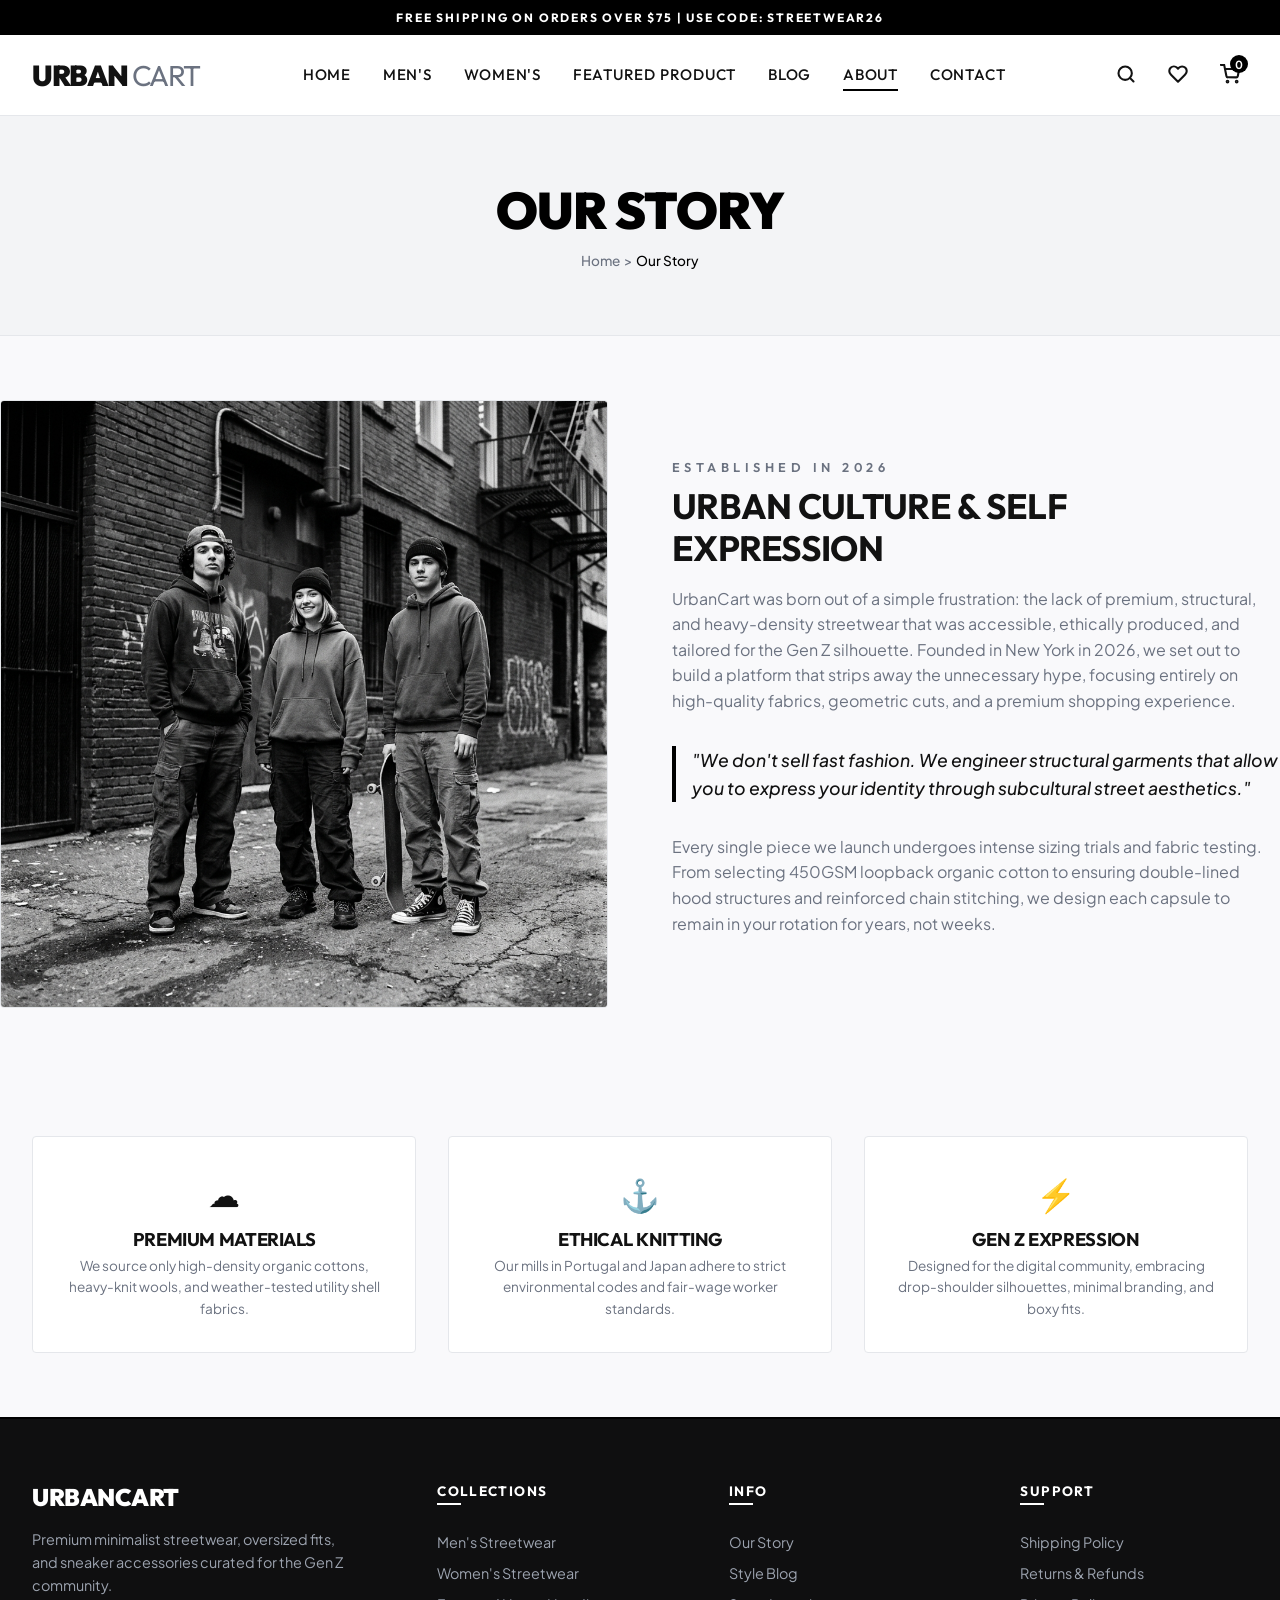
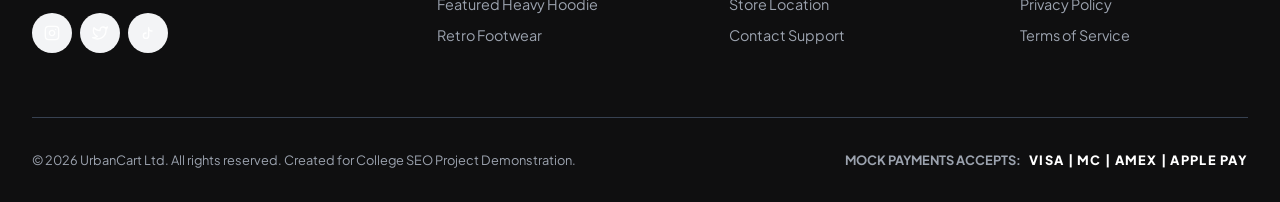
<file: about.html>
<!DOCTYPE html>
<html lang="en">
<head>
  <!-- Technical SEO & Meta Config -->
  <meta charset="UTF-8">
  <meta name="viewport" content="width=device-width, initial-scale=1.0">
  <meta name="robots" content="index, follow">
  <link rel="canonical" href="https://urbancart-seo.vercel.app/about.html">
  
  <!-- SEO Meta Tags -->
  <title>About UrbanCart | Our Gen Z Streetwear Story & Mission</title>
  <meta name="description" content="Learn the story behind UrbanCart, the premium streetwear brand for the Gen Z generation. Discover our commitment to ethical knitting, slow fashion, and bold street aesthetics.">
  <meta name="keywords" content="about UrbanCart, streetwear brand story, sustainable Gen Z fashion, premium e-commerce mission">
  
  <!-- Open Graph / Facebook SEO -->
  <meta property="og:type" content="website">
  <meta property="og:url" content="https://urbancart-seo.vercel.app/about.html">
  <meta property="og:title" content="About UrbanCart | Our Gen Z Streetwear Story & Mission">
  <meta property="og:description" content="We engineer premium boxy clothing for subcultures. Learn about our sustainable Portugal-knitted fabrications.">
  <meta property="og:image" content="streetwear_about.png">

  <!-- Google Analytics Integration Placeholder -->
  <script async src="https://www.googletagmanager.com/gtag/js?id=G-XXXXXXXXXX"></script>
  <script>
    window.dataLayer = window.dataLayer || [];
    function gtag(){dataLayer.push(arguments);}
    gtag('js', new Date());
    gtag('config', 'G-XXXXXXXXXX');
  </script>

  <!-- External Stylesheets -->
  <link rel="stylesheet" href="style.css">
</head>
<body>

  <!-- Announcement Bar -->
  <div style="background-color: #000; color: #FFF; font-size: 0.75rem; text-transform: uppercase; font-family: var(--font-heading); font-weight: 700; letter-spacing: 0.15em; text-align: center; padding: 0.5rem 0;">
    Free shipping on orders over $75 | Use code: STREETWEAR26
  </div>

  <!-- Global Header Navigation -->
  <header class="site-header">
    <div class="container header-container">
      <a href="index.html" class="logo" id="logoLink">
        URBAN<span>CART</span>
      </a>

      <!-- Responsive Nav Menu -->
      <nav class="nav-menu" id="navMenu">
        <a href="index.html" class="nav-link">Home</a>
        <a href="mens.html" class="nav-link">Men's</a>
        <a href="womens.html" class="nav-link">Women's</a>
        <a href="product.html" class="nav-link">Featured Product</a>
        <a href="blog.html" class="nav-link">Blog</a>
        <a href="about.html" class="nav-link active">About</a>
        <a href="contact.html" class="nav-link">Contact</a>
      </nav>

      <!-- Header Action Elements -->
      <div class="header-actions">
        <button class="action-btn" aria-label="Search items" onclick="alert('Search functionality placeholder for SEO analysis report.')">
          <svg width="20" height="20" viewBox="0 0 24 24" fill="none" stroke="currentColor" stroke-width="2.5" stroke-linecap="round" stroke-linejoin="round"><circle cx="11" cy="11" r="8"></circle><line x1="21" y1="21" x2="16.65" y2="16.65"></line></svg>
        </button>
        <button class="action-btn" aria-label="Favorites list" onclick="alert('Favorites list placeholder.')">
          <svg width="20" height="20" viewBox="0 0 24 24" fill="none" stroke="currentColor" stroke-width="2.5" stroke-linecap="round" stroke-linejoin="round"><path d="M20.84 4.61a5.5 5.5 0 0 0-7.78 0L12 5.67l-1.06-1.06a5.5 5.5 0 0 0-7.78 7.78l1.06 1.06L12 21.23l7.78-7.78 1.06-1.06a5.5 5.5 0 0 0 0-7.78z"></path></svg>
        </button>
        <button class="action-btn" aria-label="Shopping Cart">
          <svg width="20" height="20" viewBox="0 0 24 24" fill="none" stroke="currentColor" stroke-width="2.5" stroke-linecap="round" stroke-linejoin="round"><circle cx="9" cy="21" r="1"></circle><circle cx="20" cy="21" r="1"></circle><path d="M1 1h4l2.68 13.39a2 2 0 0 0 2 1.61h9.72a2 2 0 0 0 2-1.61L23 6H6"></path></svg>
          <span class="cart-count" id="cartBadge">0</span>
        </button>
        <button class="menu-toggle" id="menuToggle" aria-label="Toggle navigation menu">
          <span></span>
          <span></span>
          <span></span>
        </button>
      </div>
    </div>
  </header>

  <main>
    
    <!-- Category Page Hero -->
    <section class="page-hero" aria-label="Category Title">
      <div class="container">
        <h1>Our Story</h1>
        <div class="breadcrumbs">
          <a href="index.html">Home</a>
          <span>&gt;</span>
          <span style="color: var(--color-primary);">Our Story</span>
        </div>
      </div>
    </section>

    <!-- Brand narrative presentation (Matches Gen Z and Streetwear guidelines) -->
    <section class="about-section container" aria-label="Brand narrative content">
      <div class="about-grid">
        
        <!-- Left: Image -->
        <div class="about-img">
          <!-- Our generated group photoshoot PNG -->
          <img src="streetwear_about.png" alt="Aesthetic black-and-white streetwear group shoot featuring models wearing hoodies, oversized cargo trousers and caps.">
        </div>

        <!-- Right: Text Content -->
        <div class="about-text">
          <p class="hero-sub" style="font-size: 0.8rem; margin-bottom: var(--spacing-sm);">ESTABLISHED IN 2026</p>
          <h2>Urban Culture & Self Expression</h2>
          
          <p>
            UrbanCart was born out of a simple frustration: the lack of premium, structural, and heavy-density streetwear that was accessible, ethically produced, and tailored for the Gen Z silhouette. Founded in New York in 2026, we set out to build a platform that strips away the unnecessary hype, focusing entirely on high-quality fabrics, geometric cuts, and a premium shopping experience.
          </p>

          <div class="about-quote">
            "We don't sell fast fashion. We engineer structural garments that allow you to express your identity through subcultural street aesthetics."
          </div>

          <p>
            Every single piece we launch undergoes intense sizing trials and fabric testing. From selecting 450GSM loopback organic cotton to ensuring double-lined hood structures and reinforced chain stitching, we design each capsule to remain in your rotation for years, not weeks.
          </p>
        </div>

      </div>
    </section>

    <!-- Company Value feature columns -->
    <section class="container" style="padding-bottom: var(--spacing-xl);" aria-label="Company Pillars">
      <div class="features-grid">
        
        <!-- Pillar 1 -->
        <div class="feature-box">
          <div class="feature-icon">☁</div>
          <h4>Premium Materials</h4>
          <p>We source only high-density organic cottons, heavy-knit wools, and weather-tested utility shell fabrics.</p>
        </div>

        <!-- Pillar 2 -->
        <div class="feature-box">
          <div class="feature-icon">⚓</div>
          <h4>Ethical Knitting</h4>
          <p>Our mills in Portugal and Japan adhere to strict environmental codes and fair-wage worker standards.</p>
        </div>

        <!-- Pillar 3 -->
        <div class="feature-box">
          <div class="feature-icon">⚡</div>
          <h4>Gen Z Expression</h4>
          <p>Designed for the digital community, embracing drop-shoulder silhouettes, minimal branding, and boxy fits.</p>
        </div>

      </div>
    </section>

  </main>

  <!-- Global Footer -->
  <footer class="site-footer">
    <div class="container">
      <div class="footer-grid">
        <div class="footer-brand">
          <h3>URBAN<span>CART</span></h3>
          <p>Premium minimalist streetwear, oversized fits, and sneaker accessories curated for the Gen Z community.</p>
          <div style="display: flex; gap: var(--spacing-sm);">
            <a href="#" class="social-icon" aria-label="UrbanCart Instagram"><svg width="16" height="16" viewBox="0 0 24 24" fill="none" stroke="currentColor" stroke-width="2" stroke-linecap="round" stroke-linejoin="round"><rect x="2" y="2" width="20" height="20" rx="5" ry="5"></rect><path d="M16 11.37A4 4 0 1 1 12.63 8 4 4 0 0 1 16 11.37z"></path><line x1="17.5" y1="6.5" x2="17.51" y2="6.5"></line></svg></a>
            <a href="#" class="social-icon" aria-label="UrbanCart Twitter"><svg width="16" height="16" viewBox="0 0 24 24" fill="none" stroke="currentColor" stroke-width="2" stroke-linecap="round" stroke-linejoin="round"><path d="M23 3a10.9 10.9 0 0 1-3.14 1.53 4.48 4.48 0 0 0-7.86 3v1A10.66 10.66 0 0 1 3 4s-4 9 5 13a11.64 11.64 0 0 1-7 2c9 5 20 0 20-11.5a4.5 4.5 0 0 0-.08-.83A7.72 7.72 0 0 0 23 3z"></path></svg></a>
            <a href="#" class="social-icon" aria-label="UrbanCart TikTok"><svg width="16" height="16" viewBox="0 0 24 24" fill="none" stroke="currentColor" stroke-width="2" stroke-linecap="round" stroke-linejoin="round"><path d="M9 12a4 4 0 1 0 4 4V4a5 5 0 0 0 5 5"></path></svg></a>
          </div>
        </div>

        <div>
          <h4 class="footer-links-title">Collections</h4>
          <ul class="footer-links">
            <li><a href="mens.html">Men's Streetwear</a></li>
            <li><a href="womens.html">Women's Streetwear</a></li>
            <li><a href="product.html">Featured Heavy Hoodie</a></li>
            <li><a href="mens.html">Retro Footwear</a></li>
          </ul>
        </div>

        <div>
          <h4 class="footer-links-title">Info</h4>
          <ul class="footer-links">
            <li><a href="about.html">Our Story</a></li>
            <li><a href="blog.html">Style Blog</a></li>
            <li><a href="contact.html">Store Location</a></li>
            <li><a href="contact.html">Contact Support</a></li>
          </ul>
        </div>

        <div>
          <h4 class="footer-links-title">Support</h4>
          <ul class="footer-links">
            <li><a href="#" onclick="alert('Shipping policies detailed in project report.')">Shipping Policy</a></li>
            <li><a href="#" onclick="alert('Return policies detailed in project report.')">Returns & Refunds</a></li>
            <li><a href="#" onclick="alert('Privacy policies mockup.')">Privacy Policy</a></li>
            <li><a href="#" onclick="alert('Terms and conditions mockup.')">Terms of Service</a></li>
          </ul>
        </div>
      </div>

      <div class="footer-bottom">
        <div>
          &copy; 2026 UrbanCart Ltd. All rights reserved. Created for College SEO Project Demonstration.
        </div>
        <div class="footer-payment-icons" aria-label="Supported payments mockup">
          <span style="font-size: 0.8rem; font-weight: 700; color: var(--color-text-muted);">MOCK PAYMENTS ACCEPTS:</span>
          <span style="font-size: 0.8rem; letter-spacing: 0.1em; color: #FFF; font-weight: 800;">VISA | MC | AMEX | APPLE PAY</span>
        </div>
      </div>
    </div>
  </footer>

  <!-- Global scripts -->
  <script src="script.js"></script>
</body>
</html>
</file>
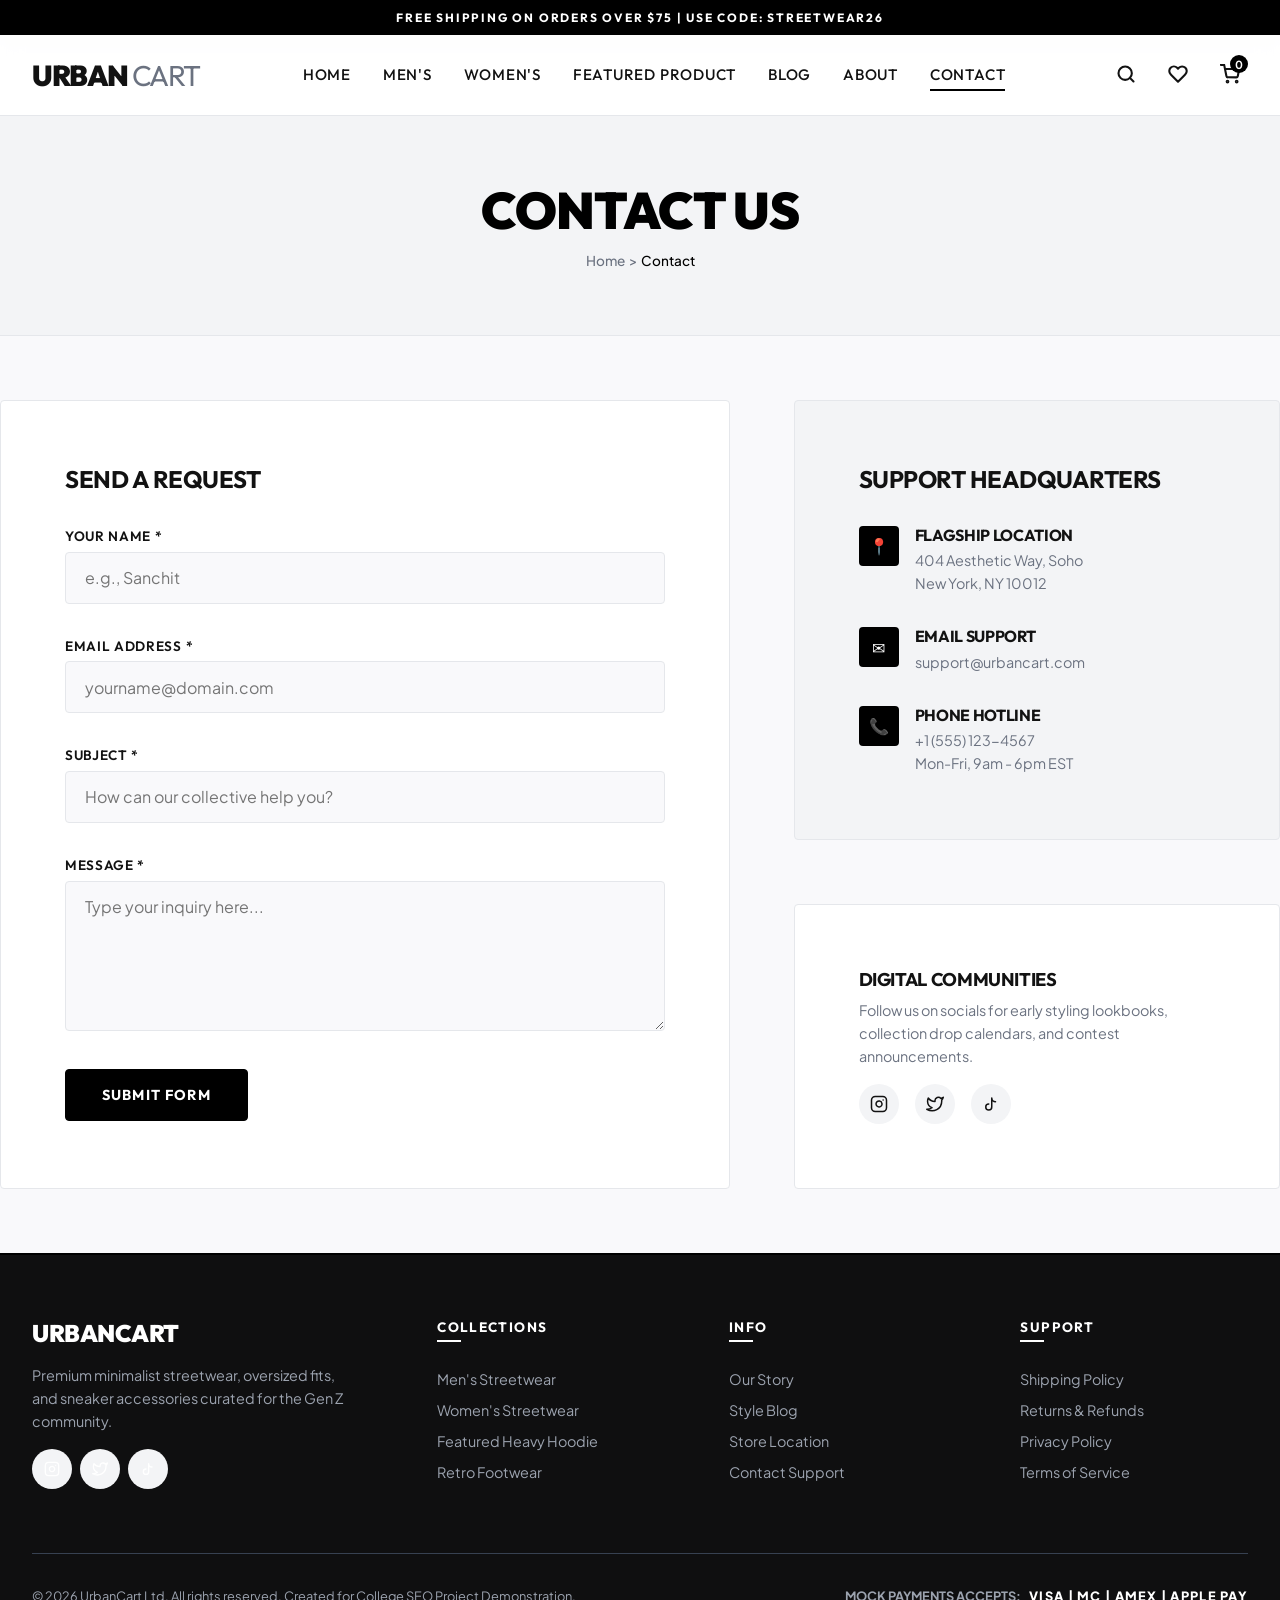
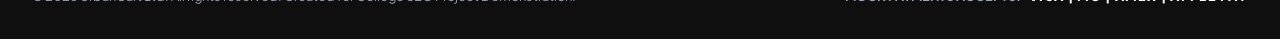
<file: contact.html>
<!DOCTYPE html>
<html lang="en">
<head>
  <!-- Technical SEO & Meta Config -->
  <meta charset="UTF-8">
  <meta name="viewport" content="width=device-width, initial-scale=1.0">
  <meta name="robots" content="index, follow">
  <link rel="canonical" href="https://urbancart-seo.vercel.app/contact.html">
  
  <!-- SEO Meta Tags -->
  <title>Contact UrbanCart | Customer Support & Soho Store Location</title>
  <meta name="description" content="Get in touch with UrbanCart customer support. Find our email, phone, Soho flagship store address, or submit your questions through our responsive contact form.">
  <meta name="keywords" content="contact UrbanCart, customer support, Soho clothing store address, phone, email, streetwear brand help">
  
  <!-- Open Graph / Facebook SEO -->
  <meta property="og:type" content="website">
  <meta property="og:url" content="https://urbancart-seo.vercel.app/contact.html">
  <meta property="og:title" content="Contact UrbanCart | Customer Support & Store Location">
  <meta property="og:description" content="Reach the UrbanCart street collective. Send a message to our NYC HQ or locate our flagship store.">
  <meta property="og:image" content="hero_banner.png">

  <!-- Google Analytics Integration Placeholder -->
  <script async src="https://www.googletagmanager.com/gtag/js?id=G-XXXXXXXXXX"></script>
  <script>
    window.dataLayer = window.dataLayer || [];
    function gtag(){dataLayer.push(arguments);}
    gtag('js', new Date());
    gtag('config', 'G-XXXXXXXXXX');
  </script>

  <!-- External Stylesheets -->
  <link rel="stylesheet" href="style.css">
</head>
<body>

  <!-- Announcement Bar -->
  <div style="background-color: #000; color: #FFF; font-size: 0.75rem; text-transform: uppercase; font-family: var(--font-heading); font-weight: 700; letter-spacing: 0.15em; text-align: center; padding: 0.5rem 0;">
    Free shipping on orders over $75 | Use code: STREETWEAR26
  </div>

  <!-- Global Header Navigation -->
  <header class="site-header">
    <div class="container header-container">
      <a href="index.html" class="logo" id="logoLink">
        URBAN<span>CART</span>
      </a>

      <!-- Responsive Nav Menu -->
      <nav class="nav-menu" id="navMenu">
        <a href="index.html" class="nav-link">Home</a>
        <a href="mens.html" class="nav-link">Men's</a>
        <a href="womens.html" class="nav-link">Women's</a>
        <a href="product.html" class="nav-link">Featured Product</a>
        <a href="blog.html" class="nav-link">Blog</a>
        <a href="about.html" class="nav-link">About</a>
        <a href="contact.html" class="nav-link active">Contact</a>
      </nav>

      <!-- Header Action Elements -->
      <div class="header-actions">
        <button class="action-btn" aria-label="Search items" onclick="alert('Search functionality placeholder for SEO analysis report.')">
          <svg width="20" height="20" viewBox="0 0 24 24" fill="none" stroke="currentColor" stroke-width="2.5" stroke-linecap="round" stroke-linejoin="round"><circle cx="11" cy="11" r="8"></circle><line x1="21" y1="21" x2="16.65" y2="16.65"></line></svg>
        </button>
        <button class="action-btn" aria-label="Favorites list" onclick="alert('Favorites list placeholder.')">
          <svg width="20" height="20" viewBox="0 0 24 24" fill="none" stroke="currentColor" stroke-width="2.5" stroke-linecap="round" stroke-linejoin="round"><path d="M20.84 4.61a5.5 5.5 0 0 0-7.78 0L12 5.67l-1.06-1.06a5.5 5.5 0 0 0-7.78 7.78l1.06 1.06L12 21.23l7.78-7.78 1.06-1.06a5.5 5.5 0 0 0 0-7.78z"></path></svg>
        </button>
        <button class="action-btn" aria-label="Shopping Cart">
          <svg width="20" height="20" viewBox="0 0 24 24" fill="none" stroke="currentColor" stroke-width="2.5" stroke-linecap="round" stroke-linejoin="round"><circle cx="9" cy="21" r="1"></circle><circle cx="20" cy="21" r="1"></circle><path d="M1 1h4l2.68 13.39a2 2 0 0 0 2 1.61h9.72a2 2 0 0 0 2-1.61L23 6H6"></path></svg>
          <span class="cart-count" id="cartBadge">0</span>
        </button>
        <button class="menu-toggle" id="menuToggle" aria-label="Toggle navigation menu">
          <span></span>
          <span></span>
          <span></span>
        </button>
      </div>
    </div>
  </header>

  <main>
    
    <!-- Category Page Hero -->
    <section class="page-hero" aria-label="Category Title">
      <div class="container">
        <h1>Contact Us</h1>
        <div class="breadcrumbs">
          <a href="index.html">Home</a>
          <span>&gt;</span>
          <span style="color: var(--color-primary);">Contact</span>
        </div>
      </div>
    </section>

    <!-- Two-Column Contact Section -->
    <section class="contact-section container" aria-label="Contact methods split grid">
      <div class="contact-grid">
        
        <!-- Left Column: Support Form -->
        <div class="contact-card-box">
          <h2 style="font-size: 1.5rem; margin-bottom: var(--spacing-lg);">Send A Request</h2>
          
          <!-- Mockup success box -->
          <div class="alert-box" id="contactAlert"></div>

          <form id="contactForm">
            
            <div class="form-group">
              <label for="contactName">Your Name *</label>
              <input type="text" id="contactName" class="form-control" placeholder="e.g., Sanchit" required>
            </div>

            <div class="form-group">
              <label for="contactEmail">Email Address *</label>
              <input type="email" id="contactEmail" class="form-control" placeholder="yourname@domain.com" required>
            </div>

            <div class="form-group">
              <label for="contactSubject">Subject *</label>
              <input type="text" id="contactSubject" class="form-control" placeholder="How can our collective help you?" required>
            </div>

            <div class="form-group">
              <label for="contactMessage">Message *</label>
              <textarea id="contactMessage" class="form-control" placeholder="Type your inquiry here..." required></textarea>
            </div>

            <button type="submit" class="btn btn-primary">Submit Form</button>

          </form>
        </div>

        <!-- Right Column: Corporate Contacts and Location -->
        <div style="display: flex; flex-direction: column; gap: var(--spacing-xl);">
          
          <div class="contact-card-box" style="background-color: var(--color-accent-light);">
            <h2 style="font-size: 1.5rem; margin-bottom: var(--spacing-lg);">Support Headquarters</h2>
            
            <div class="contact-info-list">
              
              <!-- HQ Address -->
              <div class="info-item">
                <div class="info-icon">📍</div>
                <div class="info-content">
                  <h4>Flagship Location</h4>
                  <p>404 Aesthetic Way, Soho<br>New York, NY 10012</p>
                </div>
              </div>

              <!-- Support Email -->
              <div class="info-item">
                <div class="info-icon">✉</div>
                <div class="info-content">
                  <h4>Email Support</h4>
                  <p><a href="mailto:support@urbancart.com">support@urbancart.com</a></p>
                </div>
              </div>

              <!-- Hotline -->
              <div class="info-item">
                <div class="info-icon">📞</div>
                <div class="info-content">
                  <h4>Phone Hotline</h4>
                  <p>+1 (555) 123-4567<br>Mon-Fri, 9am - 6pm EST</p>
                </div>
              </div>

            </div>
          </div>

          <!-- Social connections panel -->
          <div class="contact-card-box">
            <h3 style="font-family: var(--font-heading); text-transform: uppercase; font-size: 1.15rem; margin-bottom: var(--spacing-sm);">Digital Communities</h3>
            <p class="text-muted" style="font-size: 0.9rem; margin-bottom: var(--spacing-md);">Follow us on socials for early styling lookbooks, collection drop calendars, and contest announcements.</p>
            <div class="social-links" style="margin-top: 0;">
              <a href="#" class="social-icon" aria-label="UrbanCart Instagram"><svg width="18" height="18" viewBox="0 0 24 24" fill="none" stroke="currentColor" stroke-width="2" stroke-linecap="round" stroke-linejoin="round"><rect x="2" y="2" width="20" height="20" rx="5" ry="5"></rect><path d="M16 11.37A4 4 0 1 1 12.63 8 4 4 0 0 1 16 11.37z"></path><line x1="17.5" y1="6.5" x2="17.51" y2="6.5"></line></svg></a>
              <a href="#" class="social-icon" aria-label="UrbanCart Twitter"><svg width="18" height="18" viewBox="0 0 24 24" fill="none" stroke="currentColor" stroke-width="2" stroke-linecap="round" stroke-linejoin="round"><path d="M23 3a10.9 10.9 0 0 1-3.14 1.53 4.48 4.48 0 0 0-7.86 3v1A10.66 10.66 0 0 1 3 4s-4 9 5 13a11.64 11.64 0 0 1-7 2c9 5 20 0 20-11.5a4.5 4.5 0 0 0-.08-.83A7.72 7.72 0 0 0 23 3z"></path></svg></a>
              <a href="#" class="social-icon" aria-label="UrbanCart TikTok"><svg width="18" height="18" viewBox="0 0 24 24" fill="none" stroke="currentColor" stroke-width="2" stroke-linecap="round" stroke-linejoin="round"><path d="M9 12a4 4 0 1 0 4 4V4a5 5 0 0 0 5 5"></path></svg></a>
            </div>
          </div>

        </div>

      </div>
    </section>

  </main>

  <!-- Global Footer -->
  <footer class="site-footer">
    <div class="container">
      <div class="footer-grid">
        <div class="footer-brand">
          <h3>URBAN<span>CART</span></h3>
          <p>Premium minimalist streetwear, oversized fits, and sneaker accessories curated for the Gen Z community.</p>
          <div style="display: flex; gap: var(--spacing-sm);">
            <a href="#" class="social-icon" aria-label="UrbanCart Instagram"><svg width="16" height="16" viewBox="0 0 24 24" fill="none" stroke="currentColor" stroke-width="2" stroke-linecap="round" stroke-linejoin="round"><rect x="2" y="2" width="20" height="20" rx="5" ry="5"></rect><path d="M16 11.37A4 4 0 1 1 12.63 8 4 4 0 0 1 16 11.37z"></path><line x1="17.5" y1="6.5" x2="17.51" y2="6.5"></line></svg></a>
            <a href="#" class="social-icon" aria-label="UrbanCart Twitter"><svg width="16" height="16" viewBox="0 0 24 24" fill="none" stroke="currentColor" stroke-width="2" stroke-linecap="round" stroke-linejoin="round"><path d="M23 3a10.9 10.9 0 0 1-3.14 1.53 4.48 4.48 0 0 0-7.86 3v1A10.66 10.66 0 0 1 3 4s-4 9 5 13a11.64 11.64 0 0 1-7 2c9 5 20 0 20-11.5a4.5 4.5 0 0 0-.08-.83A7.72 7.72 0 0 0 23 3z"></path></svg></a>
            <a href="#" class="social-icon" aria-label="UrbanCart TikTok"><svg width="16" height="16" viewBox="0 0 24 24" fill="none" stroke="currentColor" stroke-width="2" stroke-linecap="round" stroke-linejoin="round"><path d="M9 12a4 4 0 1 0 4 4V4a5 5 0 0 0 5 5"></path></svg></a>
          </div>
        </div>

        <div>
          <h4 class="footer-links-title">Collections</h4>
          <ul class="footer-links">
            <li><a href="mens.html">Men's Streetwear</a></li>
            <li><a href="womens.html">Women's Streetwear</a></li>
            <li><a href="product.html">Featured Heavy Hoodie</a></li>
            <li><a href="mens.html">Retro Footwear</a></li>
          </ul>
        </div>

        <div>
          <h4 class="footer-links-title">Info</h4>
          <ul class="footer-links">
            <li><a href="about.html">Our Story</a></li>
            <li><a href="blog.html">Style Blog</a></li>
            <li><a href="contact.html">Store Location</a></li>
            <li><a href="contact.html">Contact Support</a></li>
          </ul>
        </div>

        <div>
          <h4 class="footer-links-title">Support</h4>
          <ul class="footer-links">
            <li><a href="#" onclick="alert('Shipping policies detailed in project report.')">Shipping Policy</a></li>
            <li><a href="#" onclick="alert('Return policies detailed in project report.')">Returns & Refunds</a></li>
            <li><a href="#" onclick="alert('Privacy policies mockup.')">Privacy Policy</a></li>
            <li><a href="#" onclick="alert('Terms and conditions mockup.')">Terms of Service</a></li>
          </ul>
        </div>
      </div>

      <div class="footer-bottom">
        <div>
          &copy; 2026 UrbanCart Ltd. All rights reserved. Created for College SEO Project Demonstration.
        </div>
        <div class="footer-payment-icons" aria-label="Supported payments mockup">
          <span style="font-size: 0.8rem; font-weight: 700; color: var(--color-text-muted);">MOCK PAYMENTS ACCEPTS:</span>
          <span style="font-size: 0.8rem; letter-spacing: 0.1em; color: #FFF; font-weight: 800;">VISA | MC | AMEX | APPLE PAY</span>
        </div>
      </div>
    </div>
  </footer>

  <!-- Global scripts -->
  <script src="script.js"></script>
</body>
</html>
</file>
<file: style.css>
/* 
  =========================================
  UrbanCart — Global Design System
  =========================================
  Premium Gen Z Streetwear E-Commerce
  =========================================
*/

/* Google Fonts Import */
@import url('https://fonts.googleapis.com/css2?family=Outfit:wght@300;400;500;600;700;800;900&family=Plus+Jakarta+Sans:wght@300;400;500;600;700&display=swap');

/* --- CSS Variables & Design Tokens --- */
:root {
  --font-heading: 'Outfit', -apple-system, BlinkMacSystemFont, "Segoe UI", Roboto, sans-serif;
  --font-body: 'Plus Jakarta Sans', -apple-system, BlinkMacSystemFont, "Segoe UI", Roboto, sans-serif;

  /* Colors */
  --color-bg-light: #F9F9FB;
  --color-bg-white: #FFFFFF;
  --color-text-primary: #121212;
  --color-text-secondary: #6B7280;
  --color-text-muted: #9CA3AF;
  
  --color-primary: #000000;
  --color-primary-light: #1A1A1A;
  --color-border: #E5E7EB;
  --color-border-dark: #374151;
  --color-accent-light: #F3F4F6;
  --color-accent-dark: #1F2937;
  
  --color-star: #FBBF24;
  --color-success: #10B981;

  /* Spacing */
  --spacing-xs: 0.25rem;
  --spacing-sm: 0.5rem;
  --spacing-md: 1rem;
  --spacing-lg: 2rem;
  --spacing-xl: 4rem;
  --spacing-xxl: 8rem;

  /* Layout */
  --container-max-width: 1280px;
  --border-radius-sm: 4px;
  --border-radius-md: 8px;
  --border-radius-lg: 16px;

  /* Animations */
  --transition-smooth: all 0.3s cubic-bezier(0.25, 0.8, 0.25, 1);
  --transition-fast: all 0.15s ease-out;
}

/* --- Base CSS Reset --- */
*, *::before, *::after {
  box-sizing: border-box;
  margin: 0;
  padding: 0;
}

html {
  font-size: 16px;
  scroll-behavior: smooth;
  -webkit-text-size-adjust: 100%;
}

body {
  font-family: var(--font-body);
  background-color: var(--color-bg-light);
  color: var(--color-text-primary);
  line-height: 1.6;
  overflow-x: hidden;
  -webkit-font-smoothing: antialiased;
  -moz-osx-font-smoothing: grayscale;
}

img {
  max-width: 100%;
  height: auto;
  display: block;
  object-fit: cover;
}

a {
  color: inherit;
  text-decoration: none;
  transition: var(--transition-fast);
}

button, input, textarea, select {
  font-family: inherit;
  font-size: inherit;
  color: inherit;
  background: none;
  border: none;
  outline: none;
}

button {
  cursor: pointer;
}

ul, ol {
  list-style: none;
}

/* --- Layout Containers & Typography --- */
.container {
  width: 100%;
  max-width: var(--container-max-width);
  margin-left: auto;
  margin-right: auto;
  padding-left: var(--spacing-lg);
  padding-right: var(--spacing-lg);
}

h1, h2, h3, h4, h5, h6 {
  font-family: var(--font-heading);
  font-weight: 700;
  line-height: 1.2;
  letter-spacing: -0.02em;
}

h1 {
  font-size: clamp(2.5rem, 5vw, 4.5rem);
  text-transform: uppercase;
  font-weight: 900;
}

h2 {
  font-size: clamp(1.8rem, 3.5vw, 2.5rem);
  text-transform: uppercase;
  margin-bottom: var(--spacing-md);
  position: relative;
}

h3 {
  font-size: clamp(1.2rem, 2vw, 1.5rem);
}

.text-muted {
  color: var(--color-text-secondary);
}

.text-center {
  text-align: center;
}

/* --- Navigation Header --- */
.site-header {
  background-color: rgba(255, 255, 255, 0.9);
  backdrop-filter: blur(12px);
  border-bottom: 1px solid var(--color-border);
  position: sticky;
  top: 0;
  z-index: 100;
  transition: var(--transition-smooth);
}

.header-container {
  display: flex;
  align-items: center;
  justify-content: space-between;
  height: 80px;
}

.logo {
  font-family: var(--font-heading);
  font-size: 1.8rem;
  font-weight: 900;
  letter-spacing: -0.05em;
  text-transform: uppercase;
  display: flex;
  align-items: center;
  gap: var(--spacing-xs);
}

.logo span {
  color: var(--color-text-secondary);
  font-weight: 400;
}

.nav-menu {
  display: flex;
  align-items: center;
  gap: var(--spacing-lg);
}

.nav-link {
  font-family: var(--font-heading);
  font-weight: 500;
  font-size: 0.95rem;
  letter-spacing: 0.05em;
  text-transform: uppercase;
  position: relative;
  padding: var(--spacing-xs) 0;
}

.nav-link::after {
  content: '';
  position: absolute;
  bottom: 0;
  left: 0;
  width: 0;
  height: 2px;
  background-color: var(--color-primary);
  transition: var(--transition-smooth);
}

.nav-link:hover::after,
.nav-link.active::after {
  width: 100%;
}

.header-actions {
  display: flex;
  align-items: center;
  gap: var(--spacing-md);
}

.action-btn {
  font-size: 1.25rem;
  padding: var(--spacing-sm);
  border-radius: 50%;
  transition: var(--transition-smooth);
  position: relative;
}

.action-btn:hover {
  background-color: var(--color-accent-light);
}

.cart-count {
  position: absolute;
  top: 0;
  right: 0;
  background-color: var(--color-primary);
  color: #FFF;
  font-size: 0.7rem;
  font-weight: 700;
  width: 18px;
  height: 18px;
  border-radius: 50%;
  display: flex;
  align-items: center;
  justify-content: center;
}

/* Hamburger menu button for mobile */
.menu-toggle {
  display: none;
  flex-direction: column;
  justify-content: space-between;
  width: 24px;
  height: 18px;
  z-index: 101;
}

.menu-toggle span {
  display: block;
  height: 2px;
  width: 100%;
  background-color: var(--color-primary);
  transition: var(--transition-smooth);
}

/* --- Buttons & UI Elements --- */
.btn {
  display: inline-flex;
  align-items: center;
  justify-content: center;
  gap: var(--spacing-sm);
  padding: 1rem 2.25rem;
  font-family: var(--font-heading);
  font-weight: 700;
  font-size: 0.9rem;
  letter-spacing: 0.08em;
  text-transform: uppercase;
  border-radius: var(--border-radius-sm);
  transition: var(--transition-smooth);
  position: relative;
  overflow: hidden;
}

.btn-primary {
  background-color: var(--color-primary);
  color: #FFF;
  border: 1px solid var(--color-primary);
}

.btn-primary:hover {
  background-color: #333333;
  border-color: #333333;
  transform: translateY(-2px);
  box-shadow: 0 4px 12px rgba(0, 0, 0, 0.15);
}

.btn-secondary {
  background-color: transparent;
  color: var(--color-primary);
  border: 1px solid var(--color-primary);
}

.btn-secondary:hover {
  background-color: var(--color-primary);
  color: #FFF;
  transform: translateY(-2px);
  box-shadow: 0 4px 12px rgba(0, 0, 0, 0.05);
}

.btn-link {
  padding: 0;
  font-family: var(--font-heading);
  font-weight: 700;
  text-transform: uppercase;
  letter-spacing: 0.05em;
  font-size: 0.85rem;
  border-bottom: 2px solid var(--color-primary);
  transition: var(--transition-smooth);
}

.btn-link:hover {
  border-color: transparent;
  letter-spacing: 0.1em;
}

.btn-sm {
  padding: 0.6rem 1.2rem;
  font-size: 0.8rem;
}

/* --- Home Hero Banner --- */
.hero {
  position: relative;
  background-color: #000;
  height: clamp(500px, 85vh, 750px);
  display: flex;
  align-items: center;
  overflow: hidden;
}

.hero-img-container {
  position: absolute;
  top: 0;
  left: 0;
  width: 100%;
  height: 100%;
  z-index: 1;
}

.hero-img-container img {
  width: 100%;
  height: 100%;
  object-fit: cover;
  filter: brightness(0.45) contrast(1.1);
  transform: scale(1.05);
  transition: transform 8s ease-out;
}

.hero:hover .hero-img-container img {
  transform: scale(1);
}

.hero-content {
  position: relative;
  z-index: 2;
  color: #FFFFFF;
  max-width: 650px;
}

.hero-sub {
  font-family: var(--font-heading);
  font-weight: 600;
  font-size: clamp(0.9rem, 2vw, 1.1rem);
  letter-spacing: 0.35em;
  text-transform: uppercase;
  margin-bottom: var(--spacing-md);
  color: var(--color-border);
}

.hero-title {
  margin-bottom: var(--spacing-lg);
  line-height: 1.1;
}

.hero-actions {
  display: flex;
  gap: var(--spacing-md);
}

/* --- Page Hero Headers (Category / Simple Pages) --- */
.page-hero {
  background-color: var(--color-accent-light);
  padding: var(--spacing-xl) 0;
  border-bottom: 1px solid var(--color-border);
  text-align: center;
}

.page-hero h1 {
  font-size: clamp(2rem, 4vw, 3.5rem);
  margin-bottom: var(--spacing-sm);
  color: var(--color-primary);
}

.breadcrumbs {
  display: flex;
  align-items: center;
  justify-content: center;
  gap: var(--spacing-xs);
  font-size: 0.85rem;
  color: var(--color-text-secondary);
  font-weight: 500;
}

.breadcrumbs a:hover {
  color: var(--color-primary);
}

/* --- Product Cards & Grid --- */
.products-section {
  padding: var(--spacing-xl) 0;
}

.section-header {
  display: flex;
  justify-content: space-between;
  align-items: flex-end;
  margin-bottom: var(--spacing-xl);
  border-bottom: 2px solid var(--color-border);
  padding-bottom: var(--spacing-md);
}

.section-header h2 {
  margin-bottom: 0;
}

.products-grid {
  display: grid;
  grid-template-columns: repeat(auto-fill, minmax(280px, 1fr));
  gap: var(--spacing-lg);
}

.product-card {
  background-color: var(--color-bg-white);
  border: 1px solid var(--color-border);
  border-radius: var(--border-radius-sm);
  overflow: hidden;
  transition: var(--transition-smooth);
  display: flex;
  flex-direction: column;
}

.product-card:hover {
  transform: translateY(-8px);
  box-shadow: 0 12px 30px rgba(0, 0, 0, 0.08);
  border-color: var(--color-text-muted);
}

.product-img-wrapper {
  position: relative;
  padding-top: 125%; /* 4:5 aspect ratio */
  overflow: hidden;
  background-color: var(--color-accent-light);
}

.product-img-wrapper img {
  position: absolute;
  top: 0;
  left: 0;
  width: 100%;
  height: 100%;
  object-fit: cover;
  transition: transform 0.6s cubic-bezier(0.25, 0.8, 0.25, 1);
}

.product-card:hover .product-img-wrapper img {
  transform: scale(1.08);
}

.product-badge {
  position: absolute;
  top: var(--spacing-md);
  left: var(--spacing-md);
  background-color: var(--color-primary);
  color: #FFF;
  font-family: var(--font-heading);
  font-size: 0.75rem;
  font-weight: 700;
  text-transform: uppercase;
  letter-spacing: 0.05em;
  padding: 0.35rem 0.75rem;
  border-radius: var(--border-radius-sm);
  z-index: 2;
}

.product-info {
  padding: var(--spacing-md);
  flex-grow: 1;
  display: flex;
  flex-direction: column;
}

.product-category {
  font-size: 0.75rem;
  color: var(--color-text-secondary);
  text-transform: uppercase;
  font-weight: 600;
  letter-spacing: 0.05em;
  margin-bottom: var(--spacing-xs);
}

.product-title {
  font-size: 1.05rem;
  font-weight: 700;
  margin-bottom: var(--spacing-xs);
  line-height: 1.3;
}

.product-rating {
  display: flex;
  align-items: center;
  gap: var(--spacing-xs);
  font-size: 0.85rem;
  color: var(--color-star);
  margin-bottom: var(--spacing-sm);
}

.product-rating span {
  color: var(--color-text-secondary);
  font-size: 0.8rem;
  font-weight: 500;
}

.product-price-row {
  display: flex;
  justify-content: space-between;
  align-items: center;
  margin-top: auto;
  padding-top: var(--spacing-md);
  border-top: 1px dashed var(--color-border);
}

.product-price {
  font-family: var(--font-heading);
  font-size: 1.15rem;
  font-weight: 800;
}

.btn-card-cart {
  width: 40px;
  height: 40px;
  background-color: var(--color-primary);
  color: #FFF;
  border-radius: var(--border-radius-sm);
  display: flex;
  align-items: center;
  justify-content: center;
  transition: var(--transition-smooth);
}

.btn-card-cart:hover {
  background-color: var(--color-text-secondary);
  transform: scale(1.05);
}

/* --- Banner Promotion Section --- */
.promo-banner {
  padding: var(--spacing-xxl) 0;
  background-color: var(--color-primary);
  color: #FFF;
  position: relative;
  overflow: hidden;
  text-align: center;
}

.promo-banner::before {
  content: '';
  position: absolute;
  top: 0;
  left: 0;
  right: 0;
  bottom: 0;
  background: radial-gradient(circle, rgba(50,50,50,0.4) 0%, rgba(0,0,0,0.8) 100%);
  z-index: 1;
}

.promo-container {
  position: relative;
  z-index: 2;
  max-width: 750px;
  margin: 0 auto;
}

.promo-tag {
  font-family: var(--font-heading);
  font-size: 0.95rem;
  font-weight: 600;
  letter-spacing: 0.3em;
  color: var(--color-text-muted);
  text-transform: uppercase;
  margin-bottom: var(--spacing-md);
}

.promo-title {
  font-size: clamp(2rem, 4vw, 3.5rem);
  margin-bottom: var(--spacing-lg);
  line-height: 1.15;
}

/* --- Blog Cards & Grid --- */
.blog-section {
  padding: var(--spacing-xl) 0;
}

.blog-grid {
  display: grid;
  grid-template-columns: repeat(auto-fit, minmax(320px, 1fr));
  gap: var(--spacing-lg);
}

.blog-card {
  background-color: var(--color-bg-white);
  border: 1px solid var(--color-border);
  border-radius: var(--border-radius-sm);
  overflow: hidden;
  transition: var(--transition-smooth);
}

.blog-card:hover {
  transform: translateY(-5px);
  border-color: var(--color-text-primary);
}

.blog-img-wrapper {
  position: relative;
  padding-top: 60%;
  overflow: hidden;
  background-color: var(--color-accent-light);
}

.blog-img-wrapper img {
  position: absolute;
  top: 0;
  left: 0;
  width: 100%;
  height: 100%;
  object-fit: cover;
}

.blog-info {
  padding: var(--spacing-lg);
}

.blog-date {
  font-size: 0.75rem;
  text-transform: uppercase;
  letter-spacing: 0.05em;
  font-weight: 600;
  color: var(--color-text-secondary);
  margin-bottom: var(--spacing-sm);
}

.blog-card h3 {
  margin-bottom: var(--spacing-sm);
  font-size: 1.25rem;
}

.blog-excerpt {
  color: var(--color-text-secondary);
  font-size: 0.95rem;
  margin-bottom: var(--spacing-md);
}

/* --- About Us Page Styles --- */
.about-section {
  padding: var(--spacing-xl) 0;
}

.about-grid {
  display: grid;
  grid-template-columns: 1fr 1fr;
  gap: var(--spacing-xl);
  align-items: center;
}

.about-img {
  background-color: var(--color-accent-light);
  border-radius: var(--border-radius-sm);
  overflow: hidden;
  border: 1px solid var(--color-border);
}

.about-text h2 {
  font-size: 2.2rem;
  margin-bottom: var(--spacing-md);
}

.about-text p {
  margin-bottom: var(--spacing-md);
  color: var(--color-text-secondary);
}

.about-quote {
  border-left: 4px solid var(--color-primary);
  padding-left: var(--spacing-md);
  margin: var(--spacing-lg) 0;
  font-style: italic;
  font-size: 1.1rem;
  font-weight: 500;
}

.features-grid {
  display: grid;
  grid-template-columns: repeat(3, 1fr);
  gap: var(--spacing-lg);
  margin-top: var(--spacing-xl);
}

.feature-box {
  background-color: var(--color-bg-white);
  padding: var(--spacing-lg);
  border: 1px solid var(--color-border);
  text-align: center;
  border-radius: var(--border-radius-sm);
}

.feature-icon {
  font-size: 2rem;
  margin-bottom: var(--spacing-sm);
}

.feature-box h4 {
  font-size: 1.15rem;
  text-transform: uppercase;
  margin-bottom: var(--spacing-xs);
}

.feature-box p {
  font-size: 0.85rem;
  color: var(--color-text-secondary);
}

/* --- Contact Page Styles --- */
.contact-section {
  padding: var(--spacing-xl) 0;
}

.contact-grid {
  display: grid;
  grid-template-columns: 1.2fr 0.8fr;
  gap: var(--spacing-xl);
}

.contact-card-box {
  background-color: var(--color-bg-white);
  padding: var(--spacing-xl);
  border: 1px solid var(--color-border);
  border-radius: var(--border-radius-sm);
}

.form-group {
  margin-bottom: var(--spacing-lg);
}

.form-group label {
  display: block;
  font-family: var(--font-heading);
  font-weight: 600;
  font-size: 0.85rem;
  text-transform: uppercase;
  letter-spacing: 0.05em;
  margin-bottom: var(--spacing-xs);
}

.form-control {
  width: 100%;
  padding: 0.9rem 1.2rem;
  border: 1px solid var(--color-border);
  background-color: var(--color-bg-light);
  border-radius: var(--border-radius-sm);
  transition: var(--transition-fast);
}

.form-control:focus {
  border-color: var(--color-primary);
  background-color: var(--color-bg-white);
}

textarea.form-control {
  resize: vertical;
  min-height: 150px;
}

.contact-info-list {
  display: flex;
  flex-direction: column;
  gap: var(--spacing-lg);
}

.info-item {
  display: flex;
  gap: var(--spacing-md);
  align-items: flex-start;
}

.info-icon {
  background-color: var(--color-primary);
  color: #FFF;
  width: 40px;
  height: 40px;
  border-radius: var(--border-radius-sm);
  display: flex;
  align-items: center;
  justify-content: center;
  flex-shrink: 0;
}

.info-content h4 {
  font-size: 1rem;
  text-transform: uppercase;
  margin-bottom: var(--spacing-xs);
}

.info-content p {
  font-size: 0.9rem;
  color: var(--color-text-secondary);
}

.social-links {
  display: flex;
  gap: var(--spacing-md);
  margin-top: var(--spacing-lg);
}

.social-icon {
  width: 40px;
  height: 40px;
  background-color: var(--color-accent-light);
  border-radius: 50%;
  display: flex;
  align-items: center;
  justify-content: center;
  font-size: 1.1rem;
  transition: var(--transition-smooth);
}

.social-icon:hover {
  background-color: var(--color-primary);
  color: #FFF;
  transform: translateY(-3px);
}

/* Mock Alert Box styling */
.alert-box {
  background-color: var(--color-success);
  color: #FFF;
  padding: var(--spacing-md);
  border-radius: var(--border-radius-sm);
  margin-bottom: var(--spacing-md);
  font-weight: 600;
  display: none;
  animation: fadeIn 0.3s ease-out;
}

@keyframes fadeIn {
  from { opacity: 0; transform: translateY(-10px); }
  to { opacity: 1; transform: translateY(0); }
}

/* --- Product Detail Page Styles --- */
.product-detail-section {
  padding: var(--spacing-xl) 0;
}

.product-detail-grid {
  display: grid;
  grid-template-columns: 1.1fr 0.9fr;
  gap: var(--spacing-xl);
}

.product-gallery {
  display: flex;
  flex-direction: column;
  gap: var(--spacing-md);
}

.main-image {
  background-color: var(--color-accent-light);
  border-radius: var(--border-radius-sm);
  overflow: hidden;
  border: 1px solid var(--color-border);
}

.main-image img {
  width: 100%;
  max-height: 600px;
  object-fit: cover;
}

.thumbnail-row {
  display: grid;
  grid-template-columns: repeat(4, 1fr);
  gap: var(--spacing-md);
}

.thumb-img {
  background-color: var(--color-accent-light);
  border-radius: var(--border-radius-sm);
  overflow: hidden;
  border: 1px solid var(--color-border);
  cursor: pointer;
  transition: var(--transition-fast);
}

.thumb-img:hover,
.thumb-img.active {
  border-color: var(--color-primary);
  opacity: 0.8;
}

.product-meta h1 {
  font-size: clamp(2rem, 3.5vw, 3rem);
  text-transform: uppercase;
  margin-bottom: var(--spacing-sm);
}

.product-meta .product-price {
  font-size: 1.75rem;
  margin-bottom: var(--spacing-md);
}

.product-description-brief {
  color: var(--color-text-secondary);
  font-size: 1.05rem;
  margin-bottom: var(--spacing-lg);
}

.purchase-options {
  border-top: 1px solid var(--color-border);
  border-bottom: 1px solid var(--color-border);
  padding: var(--spacing-lg) 0;
  margin-bottom: var(--spacing-lg);
}

.option-title {
  font-family: var(--font-heading);
  font-weight: 700;
  font-size: 0.85rem;
  text-transform: uppercase;
  letter-spacing: 0.05em;
  margin-bottom: var(--spacing-sm);
}

.size-selector {
  display: flex;
  gap: var(--spacing-sm);
  margin-bottom: var(--spacing-lg);
}

.size-btn {
  width: 48px;
  height: 48px;
  border: 1px solid var(--color-border);
  border-radius: var(--border-radius-sm);
  font-family: var(--font-heading);
  font-weight: 700;
  display: flex;
  align-items: center;
  justify-content: center;
  transition: var(--transition-fast);
}

.size-btn:hover {
  border-color: var(--color-primary);
}

.size-btn.active {
  background-color: var(--color-primary);
  color: #FFF;
  border-color: var(--color-primary);
}

.qty-row {
  display: flex;
  align-items: center;
  gap: var(--spacing-md);
  margin-bottom: var(--spacing-lg);
}

.qty-selector {
  display: flex;
  align-items: center;
  border: 1px solid var(--color-border);
  border-radius: var(--border-radius-sm);
  overflow: hidden;
}

.qty-btn {
  width: 40px;
  height: 40px;
  background-color: var(--color-accent-light);
  display: flex;
  align-items: center;
  justify-content: center;
  font-weight: 700;
}

.qty-btn:hover {
  background-color: var(--color-border);
}

.qty-input {
  width: 50px;
  height: 40px;
  text-align: center;
  font-weight: 700;
}

.action-buttons {
  display: flex;
  flex-direction: column;
  gap: var(--spacing-sm);
}

.action-buttons .btn {
  width: 100%;
}

/* Accordion Tab Styles */
.accordion {
  margin-top: var(--spacing-xl);
}

.accordion-item {
  border-bottom: 1px solid var(--color-border);
}

.accordion-header {
  width: 100%;
  display: flex;
  justify-content: space-between;
  align-items: center;
  padding: var(--spacing-md) 0;
  font-family: var(--font-heading);
  font-weight: 700;
  font-size: 0.95rem;
  text-transform: uppercase;
  letter-spacing: 0.05em;
  text-align: left;
}

.accordion-icon {
  font-size: 1.2rem;
  transition: var(--transition-smooth);
}

.accordion-content {
  max-height: 0;
  overflow: hidden;
  transition: max-height 0.3s ease-out;
  color: var(--color-text-secondary);
  font-size: 0.95rem;
}

.accordion-content p {
  padding-bottom: var(--spacing-md);
}

.accordion-item.active .accordion-content {
  max-height: 200px;
}

.accordion-item.active .accordion-icon {
  transform: rotate(45deg);
}

/* --- Newsletter Banner --- */
.newsletter-section {
  background-color: var(--color-accent-light);
  padding: var(--spacing-xl) 0;
  border-top: 1px solid var(--color-border);
  border-bottom: 1px solid var(--color-border);
}

.newsletter-container {
  max-width: 600px;
  margin: 0 auto;
  text-align: center;
}

.newsletter-container h3 {
  font-size: 1.8rem;
  text-transform: uppercase;
  margin-bottom: var(--spacing-sm);
}

.newsletter-container p {
  color: var(--color-text-secondary);
  margin-bottom: var(--spacing-lg);
}

.newsletter-form {
  display: flex;
  gap: var(--spacing-sm);
}

.newsletter-form input {
  flex-grow: 1;
}

/* --- Site Footer --- */
.site-footer {
  background-color: #0F0F10;
  color: #FFF;
  padding: var(--spacing-xl) 0 var(--spacing-lg);
  font-size: 0.9rem;
  border-top: 2px solid var(--color-primary);
}

.footer-grid {
  display: grid;
  grid-template-columns: 1.5fr repeat(3, 1fr);
  gap: var(--spacing-xl);
  margin-bottom: var(--spacing-xl);
}

.footer-brand h3 {
  font-size: 1.5rem;
  text-transform: uppercase;
  font-weight: 900;
  letter-spacing: -0.02em;
  margin-bottom: var(--spacing-md);
}

.footer-brand p {
  color: var(--color-text-muted);
  margin-bottom: var(--spacing-md);
  max-width: 320px;
}

.footer-links-title {
  font-family: var(--font-heading);
  font-weight: 700;
  font-size: 0.85rem;
  text-transform: uppercase;
  letter-spacing: 0.1em;
  margin-bottom: var(--spacing-lg);
  color: #FFF;
  position: relative;
}

.footer-links-title::after {
  content: '';
  position: absolute;
  bottom: -6px;
  left: 0;
  width: 24px;
  height: 2px;
  background-color: #FFF;
}

.footer-links {
  display: flex;
  flex-direction: column;
  gap: var(--spacing-sm);
}

.footer-links a {
  color: var(--color-text-muted);
}

.footer-links a:hover {
  color: #FFF;
  padding-left: var(--spacing-xs);
}

.footer-bottom {
  border-top: 1px solid var(--color-border-dark);
  padding-top: var(--spacing-lg);
  display: flex;
  justify-content: space-between;
  align-items: center;
  color: var(--color-text-muted);
  font-size: 0.8rem;
}

.footer-payment-icons {
  display: flex;
  gap: var(--spacing-sm);
  font-size: 1.5rem;
}

/* --- Toast / Mock Notification popup --- */
.toast-msg {
  position: fixed;
  bottom: 24px;
  right: 24px;
  background-color: var(--color-primary);
  color: #FFF;
  padding: 1rem 1.75rem;
  border-radius: var(--border-radius-sm);
  font-family: var(--font-heading);
  font-weight: 700;
  font-size: 0.85rem;
  text-transform: uppercase;
  letter-spacing: 0.05em;
  box-shadow: 0 10px 25px rgba(0, 0, 0, 0.3);
  z-index: 1000;
  display: flex;
  align-items: center;
  gap: var(--spacing-md);
  transform: translateY(150%);
  transition: transform 0.4s cubic-bezier(0.175, 0.885, 0.32, 1.275);
}

.toast-msg.show {
  transform: translateY(0);
}

/* --- Mobile Responsiveness Breakpoints --- */

@media (max-width: 1024px) {
  :root {
    --spacing-xl: 3rem;
  }
  
  .footer-grid {
    grid-template-columns: 1.2fr repeat(2, 1fr);
  }
  
  .footer-brand {
    grid-column: span 3;
  }
  
  .about-grid, .product-detail-grid {
    gap: var(--spacing-lg);
  }
}

@media (max-width: 768px) {
  :root {
    --spacing-lg: 1.25rem;
    --spacing-xl: 2.5rem;
  }
  
  .header-container {
    height: 70px;
  }
  
  /* Responsive Navigation Burger menu implementation */
  .menu-toggle {
    display: flex;
  }
  
  .nav-menu {
    position: fixed;
    top: 70px;
    left: 0;
    width: 100%;
    height: calc(100vh - 70px);
    background-color: var(--color-bg-white);
    flex-direction: column;
    align-items: flex-start;
    padding: var(--spacing-xl) var(--spacing-lg);
    gap: var(--spacing-lg);
    transform: translateX(-100%);
    transition: var(--transition-smooth);
    border-top: 1px solid var(--color-border);
    overflow-y: auto;
  }
  
  .nav-menu.open {
    transform: translateX(0);
  }
  
  .nav-link {
    font-size: 1.2rem;
    width: 100%;
  }
  
  /* Menu Burger Animations when open */
  .menu-toggle.open span:nth-child(1) {
    transform: translateY(8px) rotate(45deg);
  }
  
  .menu-toggle.open span:nth-child(2) {
    opacity: 0;
  }
  
  .menu-toggle.open span:nth-child(3) {
    transform: translateY(-8px) rotate(-45deg);
  }
  
  .about-grid, .product-detail-grid, .contact-grid {
    grid-template-columns: 1fr;
  }
  
  .about-img {
    order: -1;
  }
  
  .features-grid {
    grid-template-columns: 1fr;
    gap: var(--spacing-md);
  }
  
  .footer-grid {
    grid-template-columns: 1fr;
  }
  
  .footer-brand {
    grid-column: span 1;
  }
  
  .footer-bottom {
    flex-direction: column;
    gap: var(--spacing-md);
    text-align: center;
  }
  
  .newsletter-form {
    flex-direction: column;
  }
  
  .hero-actions {
    flex-direction: column;
    gap: var(--spacing-sm);
  }
}
</file>
